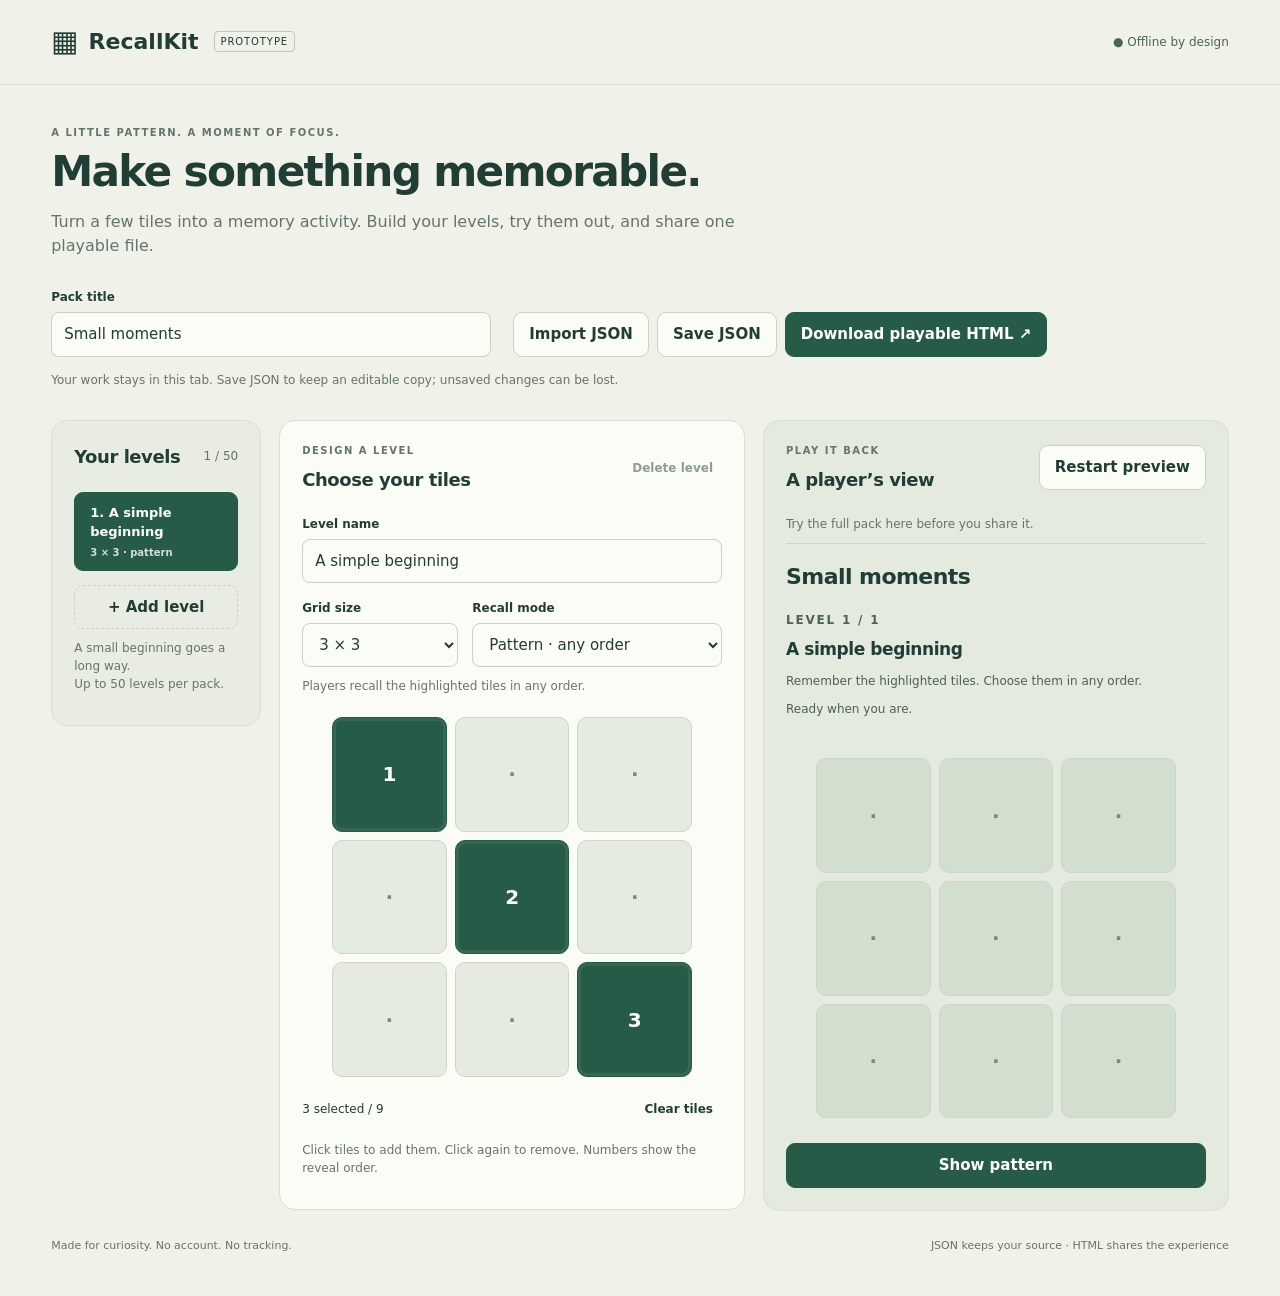
<file: index.html>
<!doctype html>
<!--
MIT License

Copyright (c) 2026 CinEmin

Permission is hereby granted, free of charge, to any person obtaining a copy
of this software and associated documentation files (the "Software"), to deal
in the Software without restriction, including without limitation the rights
to use, copy, modify, merge, publish, distribute, sublicense, and/or sell
copies of the Software, and to permit persons to whom the Software is
furnished to do so, subject to the following conditions:

The above copyright notice and this permission notice shall be included in all
copies or substantial portions of the Software.

THE SOFTWARE IS PROVIDED "AS IS", WITHOUT WARRANTY OF ANY KIND, EXPRESS OR
IMPLIED, INCLUDING BUT NOT LIMITED TO THE WARRANTIES OF MERCHANTABILITY,
FITNESS FOR A PARTICULAR PURPOSE AND NONINFRINGEMENT. IN NO EVENT SHALL THE
AUTHORS OR COPYRIGHT HOLDERS BE LIABLE FOR ANY CLAIM, DAMAGES OR OTHER
LIABILITY, WHETHER IN AN ACTION OF CONTRACT, TORT OR OTHERWISE, ARISING FROM,
OUT OF OR IN CONNECTION WITH THE SOFTWARE OR THE USE OR OTHER DEALINGS IN THE
SOFTWARE.
-->
<html lang="en">
<head><meta name="description" content="Create free pattern and sequence memory activities in your browser. Edit up to 50 levels, save editable JSON, or download a standalone playable HTML file."><meta charset="utf-8"><meta name="viewport" content="width=device-width,initial-scale=1"><title>RecallKit · Memory activity studio</title><link rel="stylesheet" href="style.css"><script defer src="core.js"></script><script defer src="app.js"></script></head>
<body>
<header class="topbar"><a class="brand" href="index.html"><span class="brand-mark" aria-hidden="true">▦</span> RecallKit <span class="badge">PROTOTYPE</span></a><span class="local-note">● Offline by design</span></header>
<main class="workspace">
  <section class="intro"><p class="eyebrow">A LITTLE PATTERN. A MOMENT OF FOCUS.</p><h1>Make something memorable.</h1><p>Turn a few tiles into a memory activity. Build your levels, try them out, and share one playable file.</p></section>
  <div class="toolbar"><div><label for="pack-title">Pack title</label><input id="pack-title" maxlength="80" value="Small moments" autocomplete="off"></div><div class="toolbar-actions"><button id="import-button">Import JSON</button><input id="import-file" type="file" accept=".json,application/json" hidden><button id="export-json">Save JSON</button><button id="export-html" class="primary">Download playable HTML ↗</button></div></div>
  <p id="message" class="message" role="status" aria-live="polite">Your work stays in this tab. Save JSON to keep an editable copy; unsaved changes can be lost.</p>
  <div class="studio">
    <aside class="levels-panel"><div class="panel-heading"><h2>Your levels</h2><span id="level-count" class="count"></span></div><nav id="level-list" aria-label="Levels"></nav><button id="add-level" class="add-button">+ Add level</button><p class="small">A small beginning goes a long way.<br>Up to 50 levels per pack.</p></aside>
    <section class="editor-panel" aria-labelledby="editor-heading"><div class="panel-heading"><div><p class="eyebrow">DESIGN A LEVEL</p><h2 id="editor-heading">Choose your tiles</h2></div><button id="delete-level" class="quiet">Delete level</button></div>
      <label for="level-name">Level name</label><input id="level-name" maxlength="80" autocomplete="off">
      <div class="field-row"><div><label for="grid-size">Grid size</label><select id="grid-size"><option value="2">2 × 2</option><option value="3">3 × 3</option><option value="4">4 × 4</option><option value="5">5 × 5</option><option value="6">6 × 6</option></select></div><div><label for="mode">Recall mode</label><select id="mode"><option value="pattern">Pattern · any order</option><option value="sequence">Sequence · same order</option><option value="reverse">Reverse · backwards</option></select></div></div>
      <p id="mode-help" class="small"></p><div id="editor-grid" class="editor-grid" aria-label="Choose tiles in order"></div><div class="grid-footer"><span id="tile-count"></span><button id="clear-tiles" class="quiet">Clear tiles</button></div><p class="small">Click tiles to add them. Click again to remove. Numbers show the reveal order.</p>
    </section>
    <section class="preview-panel" aria-labelledby="preview-heading"><div class="panel-heading"><div><p class="eyebrow">PLAY IT BACK</p><h2 id="preview-heading">A player’s view</h2></div><button id="preview-button">Restart preview</button></div><p class="small">Try the full pack here before you share it.</p><div id="preview" class="player"></div></section>
  </div>
  <footer><span>Made for curiosity. No account. No tracking.</span><span>JSON keeps your source · HTML shares the experience</span></footer>
</main></body></html>
</file>
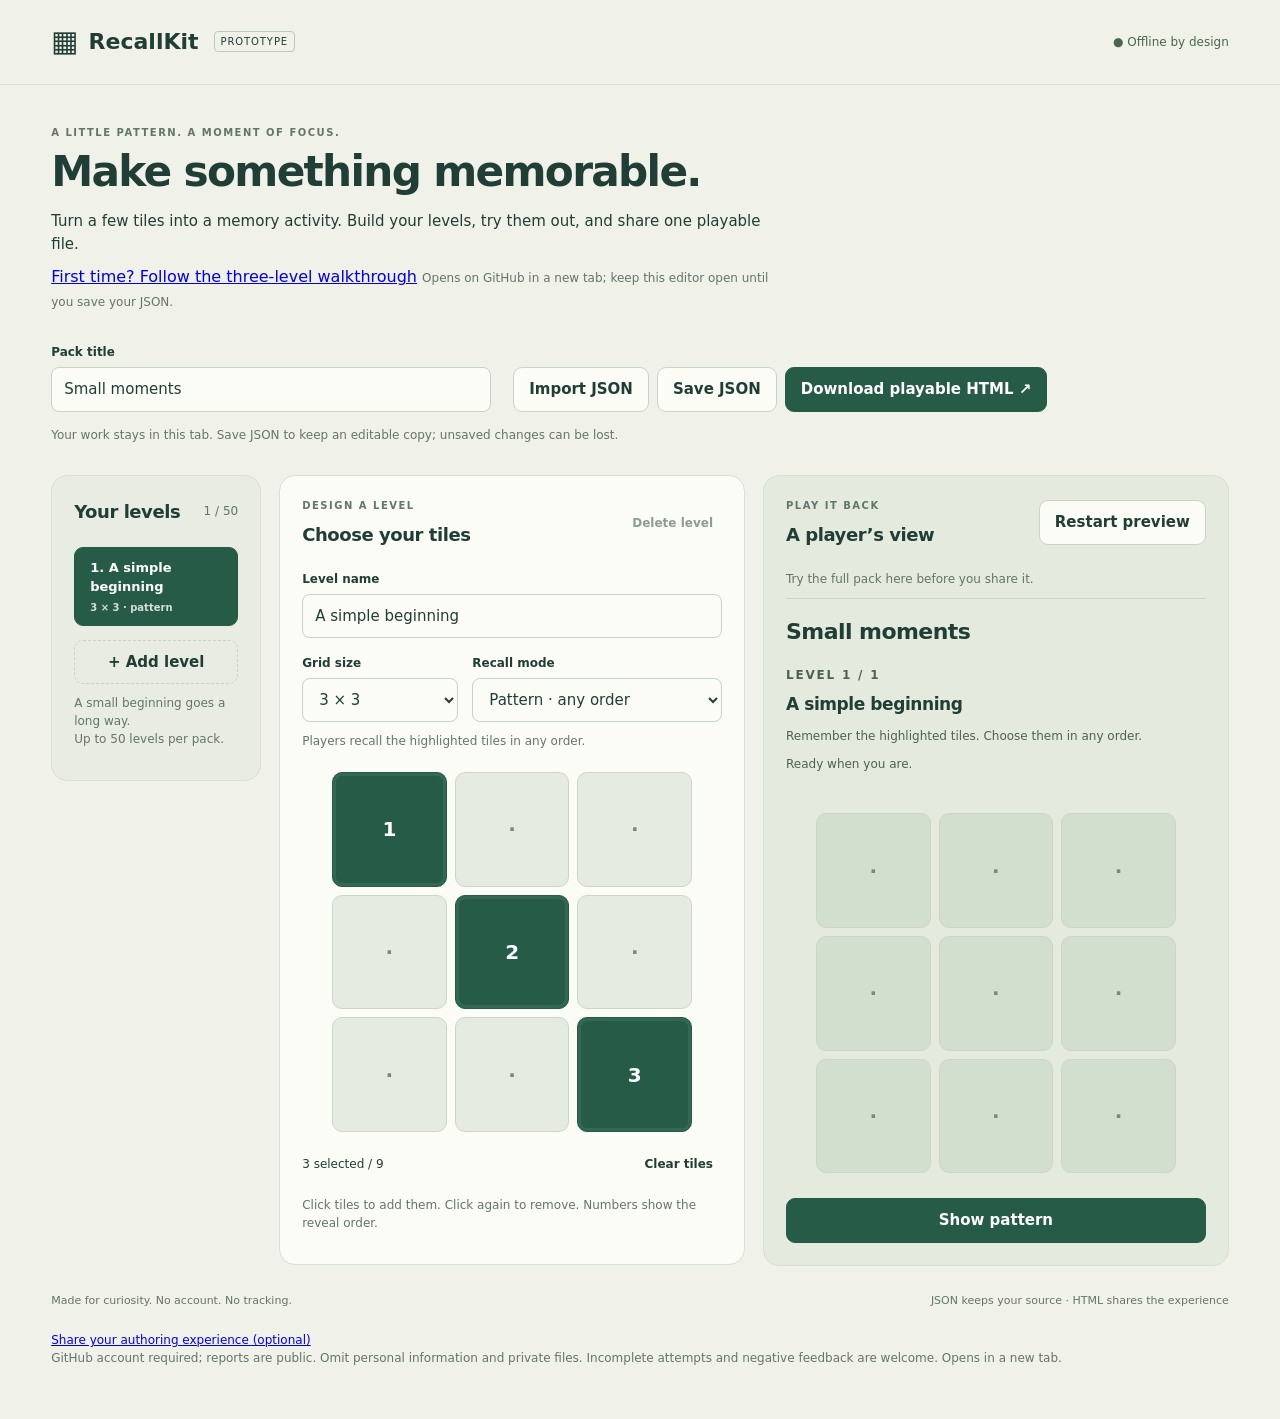
<file: docs/index.html>
<!doctype html>
<!--
MIT License

Copyright (c) 2026 CinEmin

Permission is hereby granted, free of charge, to any person obtaining a copy
of this software and associated documentation files (the "Software"), to deal
in the Software without restriction, including without limitation the rights
to use, copy, modify, merge, publish, distribute, sublicense, and/or sell
copies of the Software, and to permit persons to whom the Software is
furnished to do so, subject to the following conditions:

The above copyright notice and this permission notice shall be included in all
copies or substantial portions of the Software.

THE SOFTWARE IS PROVIDED "AS IS", WITHOUT WARRANTY OF ANY KIND, EXPRESS OR
IMPLIED, INCLUDING BUT NOT LIMITED TO THE WARRANTIES OF MERCHANTABILITY,
FITNESS FOR A PARTICULAR PURPOSE AND NONINFRINGEMENT. IN NO EVENT SHALL THE
AUTHORS OR COPYRIGHT HOLDERS BE LIABLE FOR ANY CLAIM, DAMAGES OR OTHER
LIABILITY, WHETHER IN AN ACTION OF CONTRACT, TORT OR OTHERWISE, ARISING FROM,
OUT OF OR IN CONNECTION WITH THE SOFTWARE OR THE USE OR OTHER DEALINGS IN THE
SOFTWARE.
-->
<html lang="en">
<head><link rel="canonical" href="https://cinemin.github.io/recallkit/">
<meta property="og:type" content="website">
<meta property="og:title" content="RecallKit — Free Memory Activity Editor">
<meta property="og:description" content="Create pattern, sequence and reverse memory activities. Save editable JSON or download a standalone playable HTML file. Free browser editor; no account.">
<meta property="og:url" content="https://cinemin.github.io/recallkit/">
<meta property="og:image" content="https://cinemin.github.io/recallkit/editor-preview.png">
<meta property="og:image:alt" content="RecallKit editor showing custom memory levels and a playable preview">
<meta name="twitter:card" content="summary_large_image">
<meta name="twitter:title" content="RecallKit — Free Memory Activity Editor">
<meta name="twitter:description" content="Create pattern, sequence and reverse memory activities. Save editable JSON or download a standalone playable HTML file. Free browser editor; no account.">
<meta name="twitter:image" content="https://cinemin.github.io/recallkit/editor-preview.png">
<meta name="twitter:image:alt" content="RecallKit editor showing custom memory levels and a playable preview">
<meta name="description" content="Create free pattern and sequence memory activities in your browser. Edit up to 50 levels, save editable JSON, or download a standalone playable HTML file."><meta charset="utf-8"><meta name="viewport" content="width=device-width,initial-scale=1"><title>RecallKit · Memory activity studio</title><link rel="stylesheet" href="[data-uri]"><script defer src="[data-uri]"></script><script defer src="[data-uri]"></script></head>
<body>
<header class="topbar"><a class="brand" href="#"><span class="brand-mark" aria-hidden="true">▦</span> RecallKit <span class="badge">PROTOTYPE</span></a><span class="local-note">● Offline by design</span></header>
<main class="workspace">
  <section class="intro"><p class="eyebrow">A LITTLE PATTERN. A MOMENT OF FOCUS.</p><h1>Make something memorable.</h1><p>Turn a few tiles into a memory activity. Build your levels, try them out, and share one playable file.</p><p><a href="https://github.com/CinEmin/recallkit/blob/main/docs/create-memory-activity.md" target="_blank" rel="noopener noreferrer">First time? Follow the three-level walkthrough</a> <span class="small">Opens on GitHub in a new tab; keep this editor open until you save your JSON.</span></p></section>
  <div class="toolbar"><div><label for="pack-title">Pack title</label><input id="pack-title" maxlength="80" value="Small moments" autocomplete="off"></div><div class="toolbar-actions"><button id="import-button">Import JSON</button><input id="import-file" type="file" accept=".json,application/json" hidden><button id="export-json">Save JSON</button><button id="export-html" class="primary">Download playable HTML ↗</button></div></div>
  <p id="message" class="message" role="status" aria-live="polite">Your work stays in this tab. Save JSON to keep an editable copy; unsaved changes can be lost.</p>
  <div class="studio">
    <aside class="levels-panel"><div class="panel-heading"><h2>Your levels</h2><span id="level-count" class="count"></span></div><nav id="level-list" aria-label="Levels"></nav><button id="add-level" class="add-button">+ Add level</button><p class="small">A small beginning goes a long way.<br>Up to 50 levels per pack.</p></aside>
    <section class="editor-panel" aria-labelledby="editor-heading"><div class="panel-heading"><div><p class="eyebrow">DESIGN A LEVEL</p><h2 id="editor-heading">Choose your tiles</h2></div><button id="delete-level" class="quiet">Delete level</button></div>
      <label for="level-name">Level name</label><input id="level-name" maxlength="80" autocomplete="off">
      <div class="field-row"><div><label for="grid-size">Grid size</label><select id="grid-size"><option value="2">2 × 2</option><option value="3">3 × 3</option><option value="4">4 × 4</option><option value="5">5 × 5</option><option value="6">6 × 6</option></select></div><div><label for="mode">Recall mode</label><select id="mode"><option value="pattern">Pattern · any order</option><option value="sequence">Sequence · same order</option><option value="reverse">Reverse · backwards</option></select></div></div>
      <p id="mode-help" class="small"></p><div id="editor-grid" class="editor-grid" aria-label="Choose tiles in order"></div><div class="grid-footer"><span id="tile-count"></span><button id="clear-tiles" class="quiet">Clear tiles</button></div><p class="small">Click tiles to add them. Click again to remove. Numbers show the reveal order.</p>
    </section>
    <section class="preview-panel" aria-labelledby="preview-heading"><div class="panel-heading"><div><p class="eyebrow">PLAY IT BACK</p><h2 id="preview-heading">A player’s view</h2></div><button id="preview-button">Restart preview</button></div><p class="small">Try the full pack here before you share it.</p><div id="preview" class="player"></div></section>
  </div>
  <footer><span>Made for curiosity. No account. No tracking.</span><span>JSON keeps your source · HTML shares the experience</span><p class="small"><a href="https://github.com/CinEmin/recallkit/issues/new?template=playtest.yml" target="_blank" rel="noopener noreferrer">Share your authoring experience (optional)</a><br>GitHub account required; reports are public. Omit personal information and private files. Incomplete attempts and negative feedback are welcome. Opens in a new tab.</p></footer>
</main></body></html>
</file>
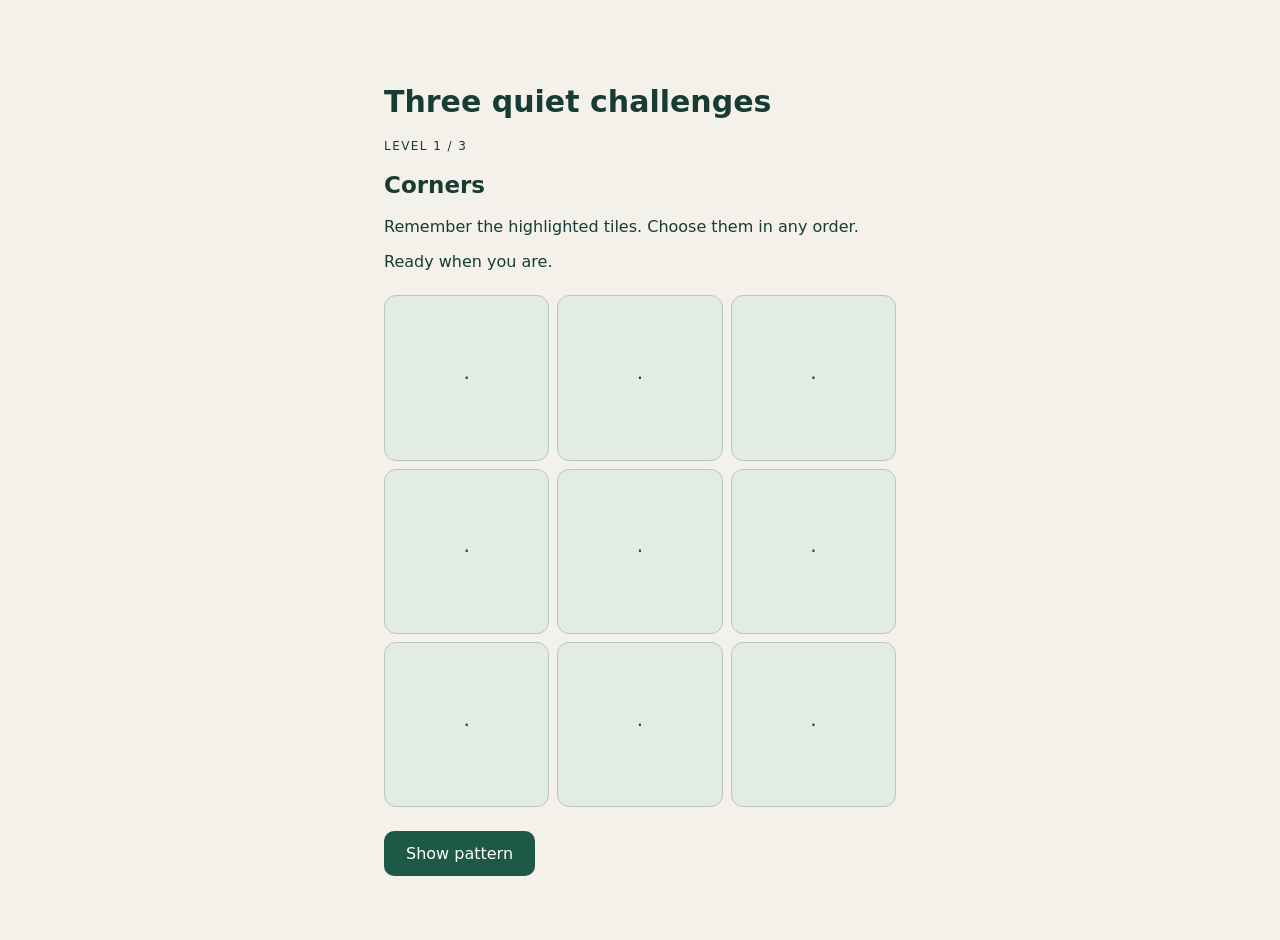
<file: samples/example.html>
<!doctype html>
<!--
MIT License

Copyright (c) 2026 CinEmin

Permission is hereby granted, free of charge, to any person obtaining a copy
of this software and associated documentation files (the "Software"), to deal
in the Software without restriction, including without limitation the rights
to use, copy, modify, merge, publish, distribute, sublicense, and/or sell
copies of the Software, and to permit persons to whom the Software is
furnished to do so, subject to the following conditions:

The above copyright notice and this permission notice shall be included in all
copies or substantial portions of the Software.

THE SOFTWARE IS PROVIDED "AS IS", WITHOUT WARRANTY OF ANY KIND, EXPRESS OR
IMPLIED, INCLUDING BUT NOT LIMITED TO THE WARRANTIES OF MERCHANTABILITY,
FITNESS FOR A PARTICULAR PURPOSE AND NONINFRINGEMENT. IN NO EVENT SHALL THE
AUTHORS OR COPYRIGHT HOLDERS BE LIABLE FOR ANY CLAIM, DAMAGES OR OTHER
LIABILITY, WHETHER IN AN ACTION OF CONTRACT, TORT OR OTHERWISE, ARISING FROM,
OUT OF OR IN CONNECTION WITH THE SOFTWARE OR THE USE OR OTHER DEALINGS IN THE
SOFTWARE.
-->
<html lang="en"><head><meta charset="utf-8"><meta name="viewport" content="width=device-width,initial-scale=1"><title>RecallKit activity</title><style>*{box-sizing:border-box}body{margin:0;background:#f3f1ea;color:#183b34;font:16px system-ui,sans-serif}main{max-width:560px;margin:40px auto;padding:24px}h1,h2,p{overflow-wrap:anywhere}h1{font-size:30px}h2{font-size:23px}.eyebrow{letter-spacing:.12em;font-size:12px}.play-grid{display:grid;gap:8px;margin:24px 0}.tile{aspect-ratio:1;border:1px solid #b8c8bf;border-radius:12px;background:#e3ebe5;color:#1d4c3e;font-size:20px;min-width:0;padding:0}.tile.selected{background:#1d5946;color:white}.tile:disabled{opacity:1}button{cursor:pointer;font:inherit;min-height:44px}button:focus-visible{outline:3px solid #c57d21;outline-offset:3px}.primary{background:#1d5946;color:white;border:0;padding:13px 22px;border-radius:10px}</style></head><body><main id="player"></main><script type="application/json" id="pack-data">{"version":1,"title":"Three quiet challenges","levels":[{"name":"Corners","size":3,"mode":"pattern","tiles":[0,2,6,8]},{"name":"Across the grid","size":3,"mode":"sequence","tiles":[0,4,8]},{"name":"Think backwards","size":3,"mode":"reverse","tiles":[1,4,7]}]}</script><script>(function mountPlayer(host, pack, match) {
    let index=0, phase='ready', entered=[];
    const el=(tag,text,cls)=>{const e=document.createElement(tag);if(text)e.textContent=text;if(cls)e.className=cls;return e;};
    host.replaceChildren();
    const title=el('h1',pack.title), progress=el('p','','eyebrow'), name=el('h2'), instructions=el('p'), status=el('p'), grid=el('div','','play-grid'), action=el('button','Show pattern','primary');
    status.setAttribute('role','status'); status.setAttribute('aria-live','polite'); action.id='player-action';grid.id='player-grid';
    host.append(title,progress,name,instructions,status,grid,action);
    function render(){
      const l=pack.levels[index];progress.textContent='LEVEL '+(index+1)+' / '+pack.levels.length;name.textContent=l.name;
      instructions.textContent=l.mode==='pattern'?'Remember the highlighted tiles. Choose them in any order.':l.mode==='sequence'?'Remember the numbered tiles. Repeat their order.':'Remember the numbered tiles. Repeat in reverse order.';
      grid.style.gridTemplateColumns='repeat('+l.size+', minmax(0, 1fr))';grid.replaceChildren();
      for(let i=0;i<l.size*l.size;i++){
        const revealed=phase==='reveal' && l.tiles.includes(i);const selected=entered.includes(i);
        const b=el('button',revealed ? String(l.tiles.indexOf(i)+1) : selected ? String(entered.indexOf(i)+1) : '·','tile'+(revealed||selected?' selected':''));
        b.type='button';b.dataset.tile=i;b.setAttribute('aria-label','Tile '+(i+1)+(revealed?', position '+(l.tiles.indexOf(i)+1):''));b.disabled=phase!=='input'||selected;
        b.onclick=()=>{entered.push(i);if(entered.length===l.tiles.length){phase=match(l,entered)?'success':'wrong';status.textContent=phase==='success'?'Nicely recalled!': 'Not quite. Reveal the pattern and try again.';}else status.textContent=entered.length+' / '+l.tiles.length+' tiles chosen';render();const available=Array.from(grid.querySelectorAll('button:not(:disabled)'));const target=phase==='input'?(available.find(tile=>Number(tile.dataset.tile)>i)||available[0]):action;if(target)target.focus();};grid.append(b);
      }
      action.textContent=phase==='ready'?'Show pattern':phase==='reveal'?'Hide & recall':phase==='input'?'Start again':phase==='wrong'?'Retry level':index===pack.levels.length-1?'Finish pack':'Next level';
    }
    action.onclick=()=>{
      if(phase==='success' && index===pack.levels.length-1){phase='done';grid.replaceChildren();status.textContent='Pack complete. Well played!';action.textContent='Play again';return;}
      if(phase==='done'){index=0;phase='ready';entered=[];status.textContent='Ready for another round.';}
      else if(phase==='success'){index++;phase='ready';entered=[];status.textContent='Ready when you are.';}
      else if(phase==='reveal'){phase='input';entered=[];status.textContent='Your turn. Choose '+pack.levels[index].tiles.length+' tiles.';}
      else {phase='reveal';entered=[];status.textContent='Take your time. Hide the pattern when you are ready.';}
      render();
    };
    status.textContent='Ready when you are.';render();
    return ()=>host.replaceChildren();
  })(document.getElementById("player"),JSON.parse(document.getElementById("pack-data").textContent),function matches(level, input) {
    if (input.length !== level.tiles.length || new Set(input).size !== input.length) return false;
    const expected = level.mode === 'reverse' ? level.tiles.slice().reverse() : level.tiles;
    return level.mode === 'pattern' ? input.every(t => expected.includes(t)) : input.every((t,i) => t === expected[i]);
  });</script></body></html>
</file>
<file: style.css>
:root{color-scheme:light;--ink:#203e35;--muted:#63756c;--green:#265c47;--line:#d8dfd7;--paper:#fcfcf7;--background:#f0f1e9}*{box-sizing:border-box}body{margin:0;background:var(--background);color:var(--ink);font:15px/1.5 system-ui,-apple-system,sans-serif}button,input,select{font:inherit}button{min-height:44px;border:1px solid #c9d3ca;border-radius:9px;background:var(--paper);color:var(--ink);padding:10px 15px;cursor:pointer;font-weight:600}button:hover{background:#e9eee5}button:disabled{cursor:default;opacity:.5}button:focus-visible,input:focus-visible,select:focus-visible{outline:3px solid #bd7c2b;outline-offset:3px}.primary{background:var(--green);color:white;border-color:var(--green)}.primary:hover{background:#174935}.topbar{display:flex;justify-content:space-between;align-items:center;padding:20px 4vw;border-bottom:1px solid var(--line);gap:16px}.brand{color:var(--ink);text-decoration:none;display:flex;align-items:center;gap:10px;font-size:22px;font-weight:750}.brand-mark{font-size:29px}.badge{font:10px system-ui;letter-spacing:.09em;border:1px solid #bdc9b9;padding:4px 6px;border-radius:4px;margin-left:5px}.local-note{font-size:12px;color:#48674e}.workspace{max-width:1520px;margin:auto;padding:32px 4vw}.intro{max-width:720px;margin:8px 0 30px}.eyebrow{font-size:10px;letter-spacing:.15em;font-weight:750;color:var(--muted);margin:0 0 8px}h1{font-size:clamp(30px,3.3vw,47px);line-height:1.15;letter-spacing:-.04em;margin:0 0 14px}h2{font-size:18px;margin:0;letter-spacing:-.025em}p{margin:10px 0}.intro>p:last-child{font-size:16px;color:var(--muted)}.toolbar{display:flex;gap:22px;align-items:end}.toolbar>div:first-child{flex:1;max-width:440px}.toolbar-actions{display:flex;gap:8px;flex-wrap:wrap}label{display:block;font-size:12px;font-weight:700;margin-bottom:6px}input,select{width:100%;min-width:0;min-height:44px;border:1px solid #c7d1c6;background:var(--paper);border-radius:8px;color:var(--ink);padding:10px 12px}input{font-weight:500}.message{min-height:24px;margin:14px 0 25px;font-size:12px;color:var(--muted)}.message.error{color:#9e3326}.studio{display:grid;grid-template-columns:210px minmax(280px,1fr) minmax(280px,1fr);gap:18px;align-items:start}.levels-panel,.editor-panel,.preview-panel{min-width:0;background:var(--paper);border:1px solid var(--line);border-radius:16px;padding:22px}.levels-panel{background:#e8ece2}.panel-heading{display:flex;align-items:center;justify-content:space-between;gap:10px;margin-bottom:22px}.count{font-size:12px;color:var(--muted)}#level-list{display:flex;flex-direction:column;gap:8px}.level-item{text-align:left;width:100%;overflow-wrap:anywhere;white-space:normal;font-size:13px}.level-item.active{background:var(--green);color:white;border-color:var(--green)}.level-item small{display:block;font-size:10px;opacity:.8;margin-top:3px}.add-button{width:100%;margin-top:14px;border-style:dashed;background:transparent}.small{font-size:12px;color:var(--muted)}.field-row{display:grid;grid-template-columns:1fr 1.6fr;gap:14px;margin-top:16px}.quiet{background:transparent;border-color:transparent;font-size:12px;padding:8px}.editor-grid,.play-grid{display:grid;gap:8px;margin:22px 0 10px;max-width:360px;margin-left:auto;margin-right:auto}.tile{aspect-ratio:1;min-width:0;padding:0;min-height:44px;background:#e6ebe2;border:1px solid #ccd5c8;border-radius:10px;color:#7a897c;font-size:20px;font-weight:600}.tile.selected{background:var(--green);border-color:var(--green);color:white;box-shadow:inset 0 0 0 3px #ffffff12}.tile:disabled{opacity:1}.grid-footer{display:flex;justify-content:space-between;align-items:center;font-size:12px}.preview-panel{background:#e4eade}.player{border-top:1px solid #cbd5c5;padding-top:20px}.player h1{font-size:22px;letter-spacing:-.025em;overflow-wrap:anywhere}.player h2{font-size:17px;overflow-wrap:anywhere}.player p{font-size:12px;color:#4c6252}.player .tile{background:#d3dfce}.player .tile.selected{background:var(--green)}.player .primary{width:100%;margin-top:15px}.player .eyebrow{margin-top:22px}.player [role=status]{min-height:36px}footer{display:flex;justify-content:space-between;gap:12px;flex-wrap:wrap;color:var(--muted);font-size:11px;margin:27px 0 10px}button,input,select{touch-action:manipulation}@media(max-width:1100px){.studio{grid-template-columns:180px minmax(0,1fr)}.preview-panel{grid-column:2}.toolbar{align-items:start;flex-direction:column}.toolbar>div:first-child{width:100%}.toolbar-actions{width:100%}}@media(max-width:650px){.topbar{padding:15px 20px}.local-note{display:none}.workspace{padding:25px 18px}.intro{margin-top:0}.studio{grid-template-columns:minmax(0,1fr)}.preview-panel{grid-column:auto}.levels-panel,.editor-panel,.preview-panel{padding:18px}#level-list{max-height:230px;overflow:auto}.toolbar-actions button{flex:1}.toolbar-actions .primary{flex-basis:100%}.field-row{gap:8px;grid-template-columns:1fr 1.6fr}.tile{min-height:44px;border-radius:7px}.editor-grid,.play-grid{gap:5px}.panel-heading{flex-wrap:wrap}.brand{font-size:21px}footer{display:block}footer span{display:block;margin-top:6px}}
</file>
